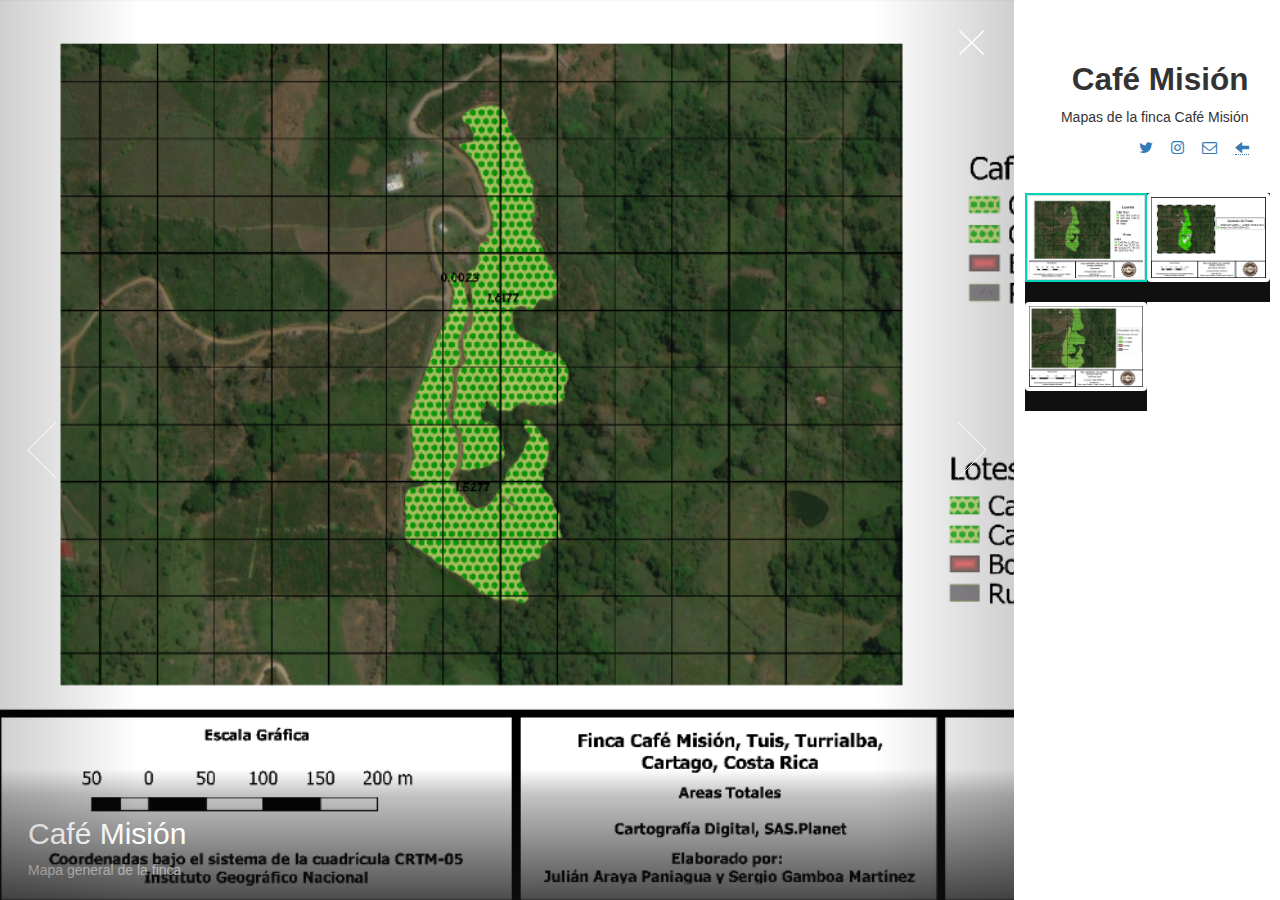
<file: AWA-APP/mapas/index.html>
<!DOCTYPE HTML>
<!--
	Lens by HTML5 UP
	html5up.net | @ajlkn
	Free for personal and commercial use under the CCA 3.0 license (html5up.net/license)
-->
<html>
	<head>
		<title>Mapas</title>
		<meta charset="utf-8" />
		<meta name="viewport" content="width=device-width, initial-scale=1" />
		<!--[if lte IE 8]><script src="assets/js/ie/html5shiv.js"></script><![endif]-->
		<link rel="stylesheet" href="assets/css/main.css" />
		<!--[if lte IE 8]><link rel="stylesheet" href="assets/css/ie8.css" /><![endif]-->
		<!--[if lte IE 9]><link rel="stylesheet" href="assets/css/ie9.css" /><![endif]-->
		<noscript><link rel="stylesheet" href="assets/css/noscript.css" /></noscript>
		<link rel="stylesheet" href="https://maxcdn.bootstrapcdn.com/bootstrap/3.3.7/css/bootstrap.min.css">
    <script src="https://ajax.googleapis.com/ajax/libs/jquery/3.2.1/jquery.min.js"></script>
    <script src="https://maxcdn.bootstrapcdn.com/bootstrap/3.3.7/js/bootstrap.min.js"></script>
	</head>
	<body class="is-loading-0 is-loading-1 is-loading-2">

		<!-- Main -->
			<div id="main">

				<!-- Header -->
					<header id="header">
						<h1>Café Misión</h1>
						<p>Mapas de la finca Café Misión</p>
						<ul class="icons">

							<li><a href="#" class="icon fa-twitter"><span class="label">Twitter</span></a></li>
							<li><a href="#" class="icon fa-instagram"><span class="label">Instagram</span></a></li>
							<li><a href="#" class="icon fa-envelope-o"><span class="label">Email</span></a></li>
							<li><a href="../asset-info/mapas.php" title="Volver" class="glyphicon glyphicon-arrow-left""></a></li>

						</ul>
					</header>

				<!-- Thumbnail -->
					<section id="thumbnails">
						<article>
							<a class="thumbnail" href="images/fulls/01.JPG" data-position="left center"><img src="images/thumbs/01.JPG" alt="" /></a>
							<h2>Café Misión</h2>
							<p>Mapa general de la finca</p>
						</article>
						<article>
							<a class="thumbnail" href="images/fulls/02.PNG" data-position="left center"><img src="images/thumbs/02.PNG" alt="" /></a>
							<h2>Café Misión</h2>
							<p>Area Bruta</p>
						</article>
						<article>
							<a class="thumbnail" href="images/fulls/04.PNG" data-position="left center"><img src="images/thumbs/04.PNG" alt="" /></a>
							<h2>Café Misión</h2>
							<p>Lotes Misión</p>
						</article>

					</section>

				

			</div>

		<!-- Scripts -->
			<script src="assets/js/jquery.min.js"></script>
			<script src="assets/js/skel.min.js"></script>
			<!--[if lte IE 8]><script src="assets/js/ie/respond.min.js"></script><![endif]-->
			<script src="assets/js/main.js"></script>

	</body>
</html>
</file>
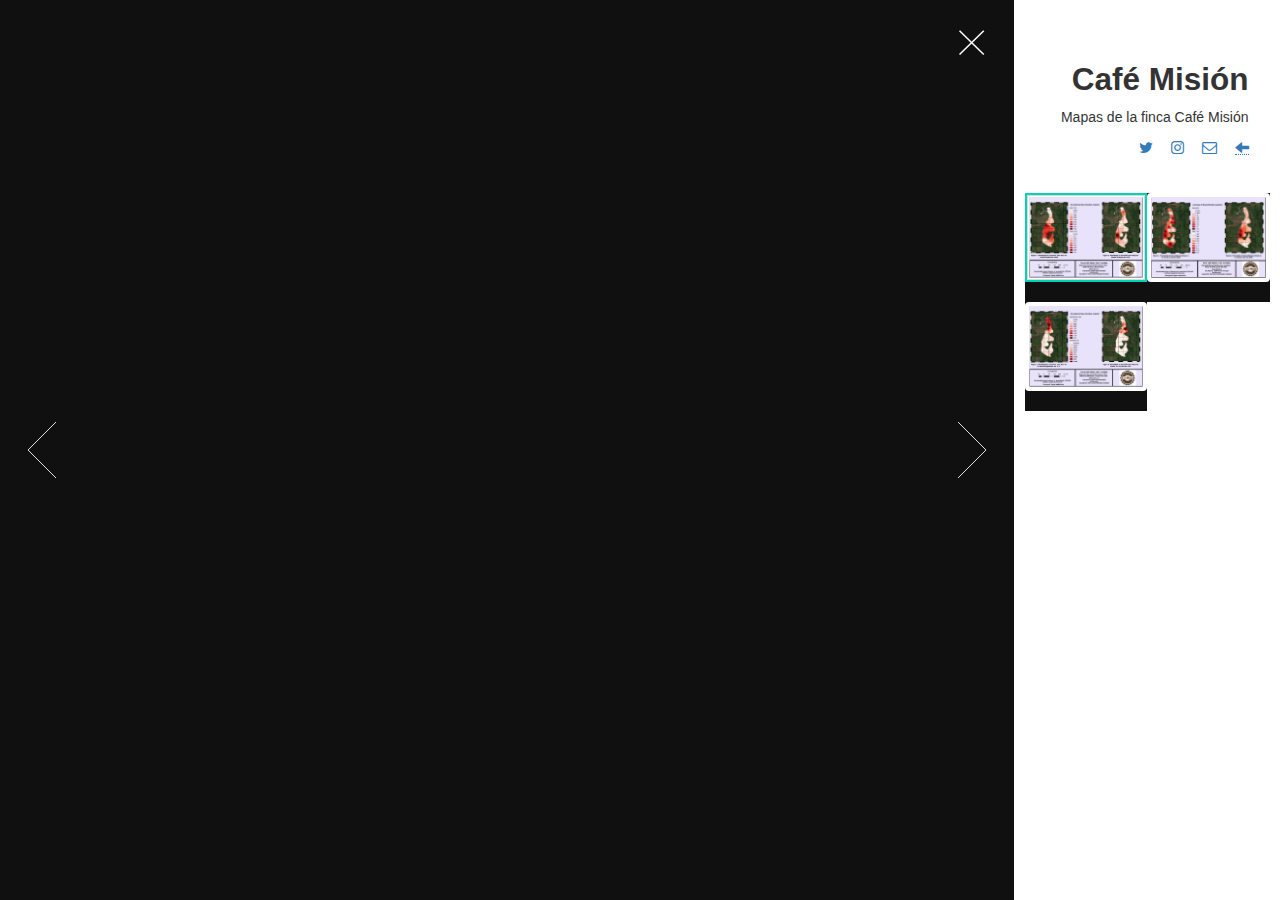
<file: AWA-APP/mapas/index-2.html>
<!DOCTYPE HTML>
<!--
	Lens by HTML5 UP
	html5up.net | @ajlkn
	Free for personal and commercial use under the CCA 3.0 license (html5up.net/license)
-->
<html>
	<head>
		<title>Mapas</title>
		<meta charset="utf-8" />
		<meta name="viewport" content="width=device-width, initial-scale=1" />
		<!--[if lte IE 8]><script src="assets/js/ie/html5shiv.js"></script><![endif]-->
		<link rel="stylesheet" href="assets/css/main.css" />
		<!--[if lte IE 8]><link rel="stylesheet" href="assets/css/ie8.css" /><![endif]-->
		<!--[if lte IE 9]><link rel="stylesheet" href="assets/css/ie9.css" /><![endif]-->
		<noscript><link rel="stylesheet" href="assets/css/noscript.css" /></noscript>
		<link rel="stylesheet" href="https://maxcdn.bootstrapcdn.com/bootstrap/3.3.7/css/bootstrap.min.css">
    <script src="https://ajax.googleapis.com/ajax/libs/jquery/3.2.1/jquery.min.js"></script>
    <script src="https://maxcdn.bootstrapcdn.com/bootstrap/3.3.7/js/bootstrap.min.js"></script>
	</head>
	<body class="is-loading-0 is-loading-1 is-loading-2">

		<!-- Main -->
			<div id="main">

				<!-- Header -->
					<header id="header">
						<h1>Café Misión</h1>
						<p>Mapas de la finca Café Misión</p>
						<ul class="icons">

							<li><a href="#" class="icon fa-twitter"><span class="label">Twitter</span></a></li>
							<li><a href="#" class="icon fa-instagram"><span class="label">Instagram</span></a></li>
							<li><a href="#" class="icon fa-envelope-o"><span class="label">Email</span></a></li>
							<li><a href="../asset-info/mapas.php" title="Volver" class="glyphicon glyphicon-arrow-left""></a></li>

						</ul>
					</header>

				<!-- Thumbnail -->
					<section id="thumbnails">
						<article>
							<a class="thumbnail" href="images/fulls/sev_roya_abr_may_2018.JPG" data-position="left center"><img src="images/thumbs/sev_roya_abr_may_2018.JPG" alt="" /></a>
							<h2>Café Misión</h2>
							<p>Severidad Roya 2018 </p>
						</article>
						<article>
							<a class="thumbnail" href="images/fulls/sev_roya_jun_jul_2018.JPG" data-position="left center"><img src="images/thumbs/sev_roya_jun_jul_2018.JPG" alt="" /></a>
							<h2>Café Misión</h2>
							<p>Severidad Roya 2018</p>
						</article>
						<article>
							<a class="thumbnail" href="images/fulls/sev_roya_sep_oct_2018.JPG" data-position="left center"><img src="images/thumbs/sev_roya_sep_oct_2018.JPG" alt="" /></a>
							<h2>Café Misión</h2>
							<p>Severidad Roya 2018</p>
						</article>
					

					</section>

				

			</div>

		<!-- Scripts -->
			<script src="assets/js/jquery.min.js"></script>
			<script src="assets/js/skel.min.js"></script>
			<!--[if lte IE 8]><script src="assets/js/ie/respond.min.js"></script><![endif]-->
			<script src="assets/js/main.js"></script>

	</body>
</html>
</file>
<file: AWA-APP/mapas/assets/css/ie8.css>
/*
	Lens by HTML5 UP
	html5up.net | @ajlkn
	Free for personal and commercial use under the CCA 3.0 license (html5up.net/license)
*/

/* Viewer */

	#viewer {
		width: 100%;
	}
</file>
<file: AWA-APP/mapas/assets/css/ie9.css>
/*
	Lens by HTML5 UP
	html5up.net | @ajlkn
	Free for personal and commercial use under the CCA 3.0 license (html5up.net/license)
*/

/* Thumbnails */

	#thumbnails:after {
		content: '';
		display: block;
		clear: both;
	}

	#thumbnails article {
		float: left;
	}

/* Viewer */

	#viewer .inner {
		box-shadow: inset 0 0 9em 2em rgba(16, 16, 16, 0.2);
	}

		#viewer .inner:before {
			display: none;
		}

	#viewer .slide .caption {
		background-color: rgba(16, 16, 16, 0.5);
	}
</file>
<file: AWA-APP/mapas/assets/css/noscript.css>
/*
	Lens by HTML5 UP
	html5up.net | @ajlkn
	Free for personal and commercial use under the CCA 3.0 license (html5up.net/license)
*/

/* Main */

	#main {
		opacity: 1 !important;
		right: 0 !important;
	}

	body:before {
		content: 'Javascript is disabled :(';
		display: block;
		position: absolute;
		top: 50%;
		width: calc(100% - 22.5em * 0.333333333);
		height: 4em;
		margin-top: -2em;
		color: #272727;
		cursor: default;
		font-size: 3em;
		line-height: 4em;
		text-align: center;
		white-space: nowrap;
		left: 0;
	}
</file>
<file: AWA-APP/mapas/assets/css/main.css>
@import url(font-awesome.min.css);
@import url("https://fonts.googleapis.com/css?family=Roboto:400,700");

/*
	Lens by HTML5 UP
	html5up.net | @ajlkn
	Free for personal and commercial use under the CCA 3.0 license (html5up.net/license)
*/

/* Reset */

	html, body, div, span, applet, object, iframe, h1, h2, h3, h4, h5, h6, p, blockquote, pre, a, abbr, acronym, address, big, cite, code, del, dfn, em, img, ins, kbd, q, s, samp, small, strike, strong, sub, sup, tt, var, b, u, i, center, dl, dt, dd, ol, ul, li, fieldset, form, label, legend, table, caption, tbody, tfoot, thead, tr, th, td, article, aside, canvas, details, embed, figure, figcaption, footer, header, hgroup, menu, nav, output, ruby, section, summary, time, mark, audio, video {
		margin: 0;
		padding: 0;
		border: 0;
		font-size: 100%;
		font: inherit;
		vertical-align: baseline;
	}

	article, aside, details, figcaption, figure, footer, header, hgroup, menu, nav, section {
		display: block;
	}

	body {
		line-height: 1;
	}

	ol, ul {
		list-style: none;
	}

	blockquote, q {
		quotes: none;
	}

	blockquote:before, blockquote:after, q:before, q:after {
		content: '';
		content: none;
	}

	table {
		border-collapse: collapse;
		border-spacing: 0;
	}

	body {
		-webkit-text-size-adjust: none;
	}

/* Box Model */

	*, *:before, *:after {
		-moz-box-sizing: border-box;
		-webkit-box-sizing: border-box;
		box-sizing: border-box;
	}

/* Basic */

	/*
		@-ms-viewport {
			width: device-width;
		}

	*/

	@media screen and (max-width: 480px) {

		html, body {
			min-width: 320px;
		}

	}

	body.is-loading-0 *, body.is-loading-0 *:before, body.is-loading-0 *:after {
		-moz-animation: none !important;
		-webkit-animation: none !important;
		-ms-animation: none !important;
		animation: none !important;
		-moz-transition: none !important;
		-webkit-transition: none !important;
		-ms-transition: none !important;
		transition: none !important;
	}

	html, body {
		background-color: #101010;
		overflow: hidden;
	}

/* Type */

	html {
		font-size: 16pt;
	}

		@media screen and (max-width: 1680px) {

			html {
				font-size: 12pt;
			}

		}

		@media screen and (max-width: 1280px) {

			html {
				font-size: 11pt;
			}

		}

	body {
		background-color: #fff;
		color: #aaa;
	}

	body, input, select, textarea {
		font-family: "Roboto", Helvetica, sans-serif;
		font-weight: 400;
		line-height: 1.65;
		font-size: 1em;
		color: #aaa;
	}

	a {
		-moz-transition: color 0.25s ease, border-bottom-color 0.25s ease;
		-webkit-transition: color 0.25s ease, border-bottom-color 0.25s ease;
		-ms-transition: color 0.25s ease, border-bottom-color 0.25s ease;
		transition: color 0.25s ease, border-bottom-color 0.25s ease;
		border-bottom: dotted 1px;
		color: inherit;
		text-decoration: none;
	}

		a:hover {
			border-bottom-color: transparent;
			color: #00D3B7;
		}

	strong, b {
		font-weight: 400;
		color: #555;
	}

	em, i {
		font-style: italic;
	}

	p {
		margin: 0 0 1.25em 0;
	}

	h1, h2, h3, h4, h5, h6 {
		font-weight: 400;
		line-height: 1.25;
		margin: 0 0 0.5em 0;
		color: #555;
	}

		h1 a, h2 a, h3 a, h4 a, h5 a, h6 a {
			color: inherit;
			text-decoration: none;
		}

	h2 {
		font-size: 1.25em;
	}

	h3 {
		font-size: 1em;
	}

	h4 {
		font-size: 0.9em;
	}

	h5 {
		font-size: 0.8em;
	}

	h6 {
		font-size: 0.7em;
	}

	sub {
		font-size: 0.8em;
		position: relative;
		top: 0.5em;
	}

	sup {
		font-size: 0.8em;
		position: relative;
		top: -0.5em;
	}

	blockquote {
		border-left: solid 4px #ccc;
		font-style: italic;
		margin: 0 0 1.25em 0;
		padding: 0.3125em 0 0.3125em 1.25em;
	}

	code {
		border-radius: 4px;
		border: solid 1px;
		font-family: "Courier New", monospace;
		font-size: 0.9em;
		margin: 0 0.25em;
		padding: 0.25em 0.65em;
		border-color: #ccc;
	}

	pre {
		-webkit-overflow-scrolling: touch;
		font-family: "Courier New", monospace;
		font-size: 0.9em;
		margin: 0 0 1.25em 0;
	}

		pre code {
			display: block;
			padding: 1em 1.5em;
			overflow-x: auto;
		}

	hr {
		border: 0;
		border-bottom: solid 1px #ccc;
		margin: 1.25em 0;
	}

		hr.major {
			margin: 1.875em 0;
		}

	.align-left {
		text-align: left;
	}

	.align-center {
		text-align: center;
	}

	.align-right {
		text-align: right;
	}

/* Button */

	input[type="submit"],
	input[type="reset"],
	input[type="button"],
	button,
	.button {
		-moz-appearance: none;
		-webkit-appearance: none;
		-ms-appearance: none;
		appearance: none;
		-moz-transition: background-color 0.25s ease-in-out, border-color 0.25s ease-in-out, color 0.25s ease-in-out;
		-webkit-transition: background-color 0.25s ease-in-out, border-color 0.25s ease-in-out, color 0.25s ease-in-out;
		-ms-transition: background-color 0.25s ease-in-out, border-color 0.25s ease-in-out, color 0.25s ease-in-out;
		transition: background-color 0.25s ease-in-out, border-color 0.25s ease-in-out, color 0.25s ease-in-out;
		background-color: transparent;
		border-radius: 4px;
		border: solid 1px #ccc;
		color: #555;
		cursor: pointer;
		display: inline-block;
		line-height: 1;
		padding: 0.75em 1.5em;
		text-align: center;
		text-decoration: none;
		white-space: nowrap;
	}

		input[type="submit"]:hover,
		input[type="reset"]:hover,
		input[type="button"]:hover,
		button:hover,
		.button:hover {
			border-color: #00D3B7;
			color: #00D3B7;
		}

			input[type="submit"]:hover:active,
			input[type="reset"]:hover:active,
			input[type="button"]:hover:active,
			button:hover:active,
			.button:hover:active {
				background-color: rgba(0, 211, 183, 0.15);
			}

		input[type="submit"].icon,
		input[type="reset"].icon,
		input[type="button"].icon,
		button.icon,
		.button.icon {
			padding-left: 1.35em;
		}

			input[type="submit"].icon:before,
			input[type="reset"].icon:before,
			input[type="button"].icon:before,
			button.icon:before,
			.button.icon:before {
				margin-right: 0.5em;
			}

		input[type="submit"].fit,
		input[type="reset"].fit,
		input[type="button"].fit,
		button.fit,
		.button.fit {
			display: block;
			margin: 0 0 0.625em 0;
			width: 100%;
		}

		input[type="submit"].small,
		input[type="reset"].small,
		input[type="button"].small,
		button.small,
		.button.small {
			font-size: 0.8em;
		}

		input[type="submit"].big,
		input[type="reset"].big,
		input[type="button"].big,
		button.big,
		.button.big {
			font-size: 1.35em;
		}

		input[type="submit"].disabled, input[type="submit"]:disabled,
		input[type="reset"].disabled,
		input[type="reset"]:disabled,
		input[type="button"].disabled,
		input[type="button"]:disabled,
		button.disabled,
		button:disabled,
		.button.disabled,
		.button:disabled {
			-moz-pointer-events: none;
			-webkit-pointer-events: none;
			-ms-pointer-events: none;
			pointer-events: none;
			opacity: 0.25;
		}

/* Form */

	form {
		margin: 0 0 1.25em 0;
	}

	label {
		color: #555;
		display: block;
		font-size: 0.9em;
		font-weight: 400;
		margin: 0 0 0.625em 0;
	}

	input[type="text"],
	input[type="password"],
	input[type="email"],
	select,
	textarea {
		-moz-appearance: none;
		-webkit-appearance: none;
		-ms-appearance: none;
		appearance: none;
		background-color: transparent;
		border-radius: 4px;
		border: solid 1px #ccc;
		color: inherit;
		display: block;
		outline: 0;
		padding: 0 0.75em;
		text-decoration: none;
		width: 100%;
	}

		input[type="text"]:invalid,
		input[type="password"]:invalid,
		input[type="email"]:invalid,
		select:invalid,
		textarea:invalid {
			box-shadow: none;
		}

		input[type="text"]:focus,
		input[type="password"]:focus,
		input[type="email"]:focus,
		select:focus,
		textarea:focus {
			border-color: #00D3B7;
		}

	.select-wrapper {
		text-decoration: none;
		display: block;
		position: relative;
	}

		.select-wrapper:before {
			-moz-osx-font-smoothing: grayscale;
			-webkit-font-smoothing: antialiased;
			font-family: FontAwesome;
			font-style: normal;
			font-weight: normal;
			text-transform: none !important;
		}

		.select-wrapper:before {
			color: #ccc;
			content: '\f107';
			display: block;
			height: 2.75em;
			line-height: 2.75em;
			pointer-events: none;
			position: absolute;
			right: 0;
			text-align: center;
			top: 0;
			width: 2.75em;
		}

		.select-wrapper select::-ms-expand {
			display: none;
		}

	input[type="text"],
	input[type="password"],
	input[type="email"],
	select {
		height: 2.75em;
	}

	textarea {
		padding: 0.75em 1em;
	}

	input[type="checkbox"],
	input[type="radio"] {
		-moz-appearance: none;
		-webkit-appearance: none;
		-ms-appearance: none;
		appearance: none;
		display: block;
		float: left;
		margin-right: -2em;
		opacity: 0;
		width: 1em;
		z-index: -1;
	}

		input[type="checkbox"] + label,
		input[type="radio"] + label {
			text-decoration: none;
			color: #aaa;
			cursor: pointer;
			display: inline-block;
			font-size: 1em;
			font-weight: 400;
			margin: 0;
			padding-left: 2.4em;
			padding-right: 0.75em;
			position: relative;
		}

			input[type="checkbox"] + label:before,
			input[type="radio"] + label:before {
				-moz-osx-font-smoothing: grayscale;
				-webkit-font-smoothing: antialiased;
				font-family: FontAwesome;
				font-style: normal;
				font-weight: normal;
				text-transform: none !important;
			}

			input[type="checkbox"] + label:before,
			input[type="radio"] + label:before {
				background: transparent;
				border-radius: 4px;
				border: solid 1px #ccc;
				content: '';
				display: inline-block;
				height: 1.65em;
				left: 0;
				line-height: 1.58125em;
				position: absolute;
				text-align: center;
				top: 0;
				width: 1.65em;
			}

		input[type="checkbox"]:checked + label:before,
		input[type="radio"]:checked + label:before {
			background-color: #555;
			border-color: #555;
			color: #fff;
			content: '\f00c';
		}

		input[type="checkbox"]:focus + label:before,
		input[type="radio"]:focus + label:before {
			border-color: #00D3B7;
		}

	input[type="checkbox"] + label:before {
		border-radius: 4px;
	}

	input[type="radio"] + label:before {
		border-radius: 100%;
	}

	::-webkit-input-placeholder {
		opacity: 1.0;
		color: #ccc !important;
	}

	:-moz-placeholder {
		opacity: 1.0;
		color: #ccc !important;
	}

	::-moz-placeholder {
		opacity: 1.0;
		color: #ccc !important;
	}

	:-ms-input-placeholder {
		opacity: 1.0;
		color: #ccc !important;
	}

	.formerize-placeholder {
		opacity: 1.0;
		color: #ccc !important;
	}

	.field {
		margin: 0 0 1.25em 0;
	}

/* Icon */

	.icon {
		text-decoration: none;
		border-bottom: none;
		position: relative;
	}

		.icon:before {
			-moz-osx-font-smoothing: grayscale;
			-webkit-font-smoothing: antialiased;
			font-family: FontAwesome;
			font-style: normal;
			font-weight: normal;
			text-transform: none !important;
		}

		.icon > .label {
			display: none;
		}

/* List */

	ol {
		list-style: decimal;
		margin: 0 0 1.25em 0;
		padding-left: 1.25em;
	}

		ol li {
			padding-left: 0.25em;
		}

	ul {
		list-style: disc;
		margin: 0 0 1.25em 0;
		padding-left: 1em;
	}

		ul li {
			padding-left: 0.5em;
		}

		ul.alt {
			list-style: none;
			padding-left: 0;
		}

			ul.alt li {
				border-top: solid 1px #ccc;
				padding: 0.5em 0;
			}

				ul.alt li:first-child {
					border-top: 0;
					padding-top: 0;
				}

		ul.icons {
			cursor: default;
			list-style: none;
			padding-left: 0;
		}

			ul.icons li {
				display: inline-block;
				padding: 0 1em 0 0;
			}

				ul.icons li:last-child {
					padding-right: 0;
				}

				ul.icons li .icon:before {
					font-size: 1.5rem;
				}

		ul.actions {
			cursor: default;
			list-style: none;
			padding-left: 0;
		}

			ul.actions li {
				display: inline-block;
				padding: 0 0.625em 0 0;
				vertical-align: middle;
			}

				ul.actions li:last-child {
					padding-right: 0;
				}

			ul.actions.small li {
				padding: 0 0.3125em 0 0;
			}

			ul.actions.vertical li {
				display: block;
				padding: 0.625em 0 0 0;
			}

				ul.actions.vertical li:first-child {
					padding-top: 0;
				}

				ul.actions.vertical li > * {
					margin-bottom: 0;
				}

			ul.actions.vertical.small li {
				padding: 0.3125em 0 0 0;
			}

				ul.actions.vertical.small li:first-child {
					padding-top: 0;
				}

			ul.actions.fit {
				display: table;
				margin-left: -0.625em;
				padding: 0;
				table-layout: fixed;
				width: calc(100% + 0.625em);
			}

				ul.actions.fit li {
					display: table-cell;
					padding: 0 0 0 0.625em;
				}

					ul.actions.fit li > * {
						margin-bottom: 0;
					}

				ul.actions.fit.small {
					margin-left: -0.3125em;
					width: calc(100% + 0.3125em);
				}

					ul.actions.fit.small li {
						padding: 0 0 0 0.3125em;
					}

	dl {
		margin: 0 0 1.25em 0;
	}

		dl dt {
			display: block;
			font-weight: 400;
			margin: 0 0 0.625em 0;
		}

		dl dd {
			margin-left: 1.25em;
		}

/* Main */

	#main {
		-moz-transition: opacity 0.75s ease, right 0.75s ease, left 0.75s ease, visibility 0.75s;
		-webkit-transition: opacity 0.75s ease, right 0.75s ease, left 0.75s ease, visibility 0.75s;
		-ms-transition: opacity 0.75s ease, right 0.75s ease, left 0.75s ease, visibility 0.75s;
		transition: opacity 0.75s ease, right 0.75s ease, left 0.75s ease, visibility 0.75s;
		-webkit-overflow-scrolling: touch;
		position: fixed;
		top: 0;
		width: 22.5em;
		height: 100%;
		background: #fff;
		outline: 0;
		overflow-x: hidden;
		overflow-y: auto;
		text-align: right;
		visibility: visible;
		z-index: 10000;
		right: 0;
	}

		#main .toggle {
			-webkit-tap-highlight-color: transparent;
			position: absolute;
			top: 0;
			width: 4em;
			height: 4em;
			background-image: url("images/close-small-alt.svg");
			background-repeat: no-repeat;
			background-size: 32px 32px;
			cursor: pointer;
			display: none;
			z-index: 1;
			background-position: 0.5em 0.5em;
			left: 0;
		}

		body.fullscreen #main {
			visibility: hidden;
			right: -22.5em;
		}

		body.is-loading-1 #main {
			opacity: 0;
			right: -2em;
		}

		@media screen and (max-width: 1280px) {

			#main {
				width: 19em;
			}

				body.fullscreen #main {
					right: -19em;
				}

		}

		@media screen and (max-width: 980px) {

			#main {
				background: rgba(255, 255, 255, 0.925);
			}

				#main .toggle {
					display: block;
				}

		}

		@media screen and (max-width: 480px) {

			#main {
				-moz-transition: opacity 0.5s ease, visibility 0.5s;
				-webkit-transition: opacity 0.5s ease, visibility 0.5s;
				-ms-transition: opacity 0.5s ease, visibility 0.5s;
				transition: opacity 0.5s ease, visibility 0.5s;
				width: 100%;
				background: #fff;
				text-align: center;
			}

				body.is-loading-1 #main {
					left: auto !important;
					right: auto !important;
				}

				body.fullscreen #main {
					left: auto !important;
					right: auto !important;
					opacity: 0;
				}

				#main .toggle {
					display: none;
				}

		}

/* Header */

	#header {
		padding: 3em 2.25em 1.75em 2.25em ;
	}

		#header h1 {
			font-size: 2.25em;
			font-weight: 700;
		}

/* Footer */

	#footer {
		padding: 2.25em 2.25em 1em 2.25em ;
	}

		#footer .copyright {
			list-style: none;
			padding: 0;
		}

			#footer .copyright li {
				display: inline-block;
				font-size: 0.8em;
				margin-left: 0.35em;
				padding: 0;
			}

				#footer .copyright li:first-child {
					margin-left: 0;
				}

/* Thumbnails */

	#thumbnails {
		display: -moz-flex;
		display: -webkit-flex;
		display: -ms-flex;
		display: flex;
		-moz-flex-wrap: wrap;
		-webkit-flex-wrap: wrap;
		-ms-flex-wrap: wrap;
		flex-wrap: wrap;
		padding: 0 0.75em;
	}

		#thumbnails article {
			position: relative;
			width: 50%;
			background: #101010;
			outline: 0;
		}

			#thumbnails article .thumbnail {
				-webkit-tap-highlight-color: transparent;
				display: block;
				position: relative;
				border: 0;
				outline: 0;
			}

				#thumbnails article .thumbnail img {
					display: block;
					width: 100%;
				}

				#thumbnails article .thumbnail:before {
					-moz-pointer-events: none;
					-webkit-pointer-events: none;
					-ms-pointer-events: none;
					pointer-events: none;
					-moz-transition: opacity 0.25s ease;
					-webkit-transition: opacity 0.25s ease;
					-ms-transition: opacity 0.25s ease;
					transition: opacity 0.25s ease;
					content: '';
					position: absolute;
					left: 0;
					top: 0;
					width: 100%;
					height: 100%;
					box-shadow: inset 0 0 0 2px #00D3B7, inset 0 0 0px 3px rgba(0, 0, 0, 0.15);
					opacity: 0;
					z-index: 1;
				}

				#thumbnails article .thumbnail:focus:before {
					opacity: 0.5;
				}

			#thumbnails article h2, #thumbnails article p {
				display: none;
			}

			#thumbnails article.active .thumbnail:before {
				opacity: 1;
			}

		@media screen and (max-width: 480px) {

			#thumbnails article .thumbnail:before {
				display: none;
			}

		}

/* Viewer */

	@-moz-keyframes spinner {
		0% {
			-moz-transform: rotate(0deg);
			-webkit-transform: rotate(0deg);
			-ms-transform: rotate(0deg);
			transform: rotate(0deg);
		}

		100% {
			-moz-transform: rotate(360deg);
			-webkit-transform: rotate(360deg);
			-ms-transform: rotate(360deg);
			transform: rotate(360deg);
		}
	}

	@-webkit-keyframes spinner {
		0% {
			-moz-transform: rotate(0deg);
			-webkit-transform: rotate(0deg);
			-ms-transform: rotate(0deg);
			transform: rotate(0deg);
		}

		100% {
			-moz-transform: rotate(360deg);
			-webkit-transform: rotate(360deg);
			-ms-transform: rotate(360deg);
			transform: rotate(360deg);
		}
	}

	@-ms-keyframes spinner {
		0% {
			-moz-transform: rotate(0deg);
			-webkit-transform: rotate(0deg);
			-ms-transform: rotate(0deg);
			transform: rotate(0deg);
		}

		100% {
			-moz-transform: rotate(360deg);
			-webkit-transform: rotate(360deg);
			-ms-transform: rotate(360deg);
			transform: rotate(360deg);
		}
	}

	@keyframes spinner {
		0% {
			-moz-transform: rotate(0deg);
			-webkit-transform: rotate(0deg);
			-ms-transform: rotate(0deg);
			transform: rotate(0deg);
		}

		100% {
			-moz-transform: rotate(360deg);
			-webkit-transform: rotate(360deg);
			-ms-transform: rotate(360deg);
			transform: rotate(360deg);
		}
	}

	#viewer {
		-moz-transition: opacity 0.75s ease, width 0.75s ease;
		-webkit-transition: opacity 0.75s ease, width 0.75s ease;
		-ms-transition: opacity 0.75s ease, width 0.75s ease;
		transition: opacity 0.75s ease, width 0.75s ease;
		position: absolute;
		top: 0;
		width: calc(100% - 22.5em);
		height: 100%;
		left: 0;
	}

		#viewer .inner {
			-moz-pointer-events: none;
			-webkit-pointer-events: none;
			-ms-pointer-events: none;
			pointer-events: none;
			position: absolute;
			top: 0;
			left: 0;
			width: 100%;
			height: 100%;
			z-index: 2;
		}

			#viewer .inner > * {
				-moz-pointer-events: auto;
				-webkit-pointer-events: auto;
				-ms-pointer-events: auto;
				pointer-events: auto;
			}

			#viewer .inner:before {
				background-image: -moz-linear-gradient(left, rgba(16,16,16,0.2), rgba(16,16,16,0) 10em, rgba(16,16,16,0)), -moz-linear-gradient(right, rgba(16,16,16,0.2), rgba(16,16,16,0) 10em, rgba(16,16,16,0));
				background-image: -webkit-linear-gradient(left, rgba(16,16,16,0.2), rgba(16,16,16,0) 10em, rgba(16,16,16,0)), -webkit-linear-gradient(right, rgba(16,16,16,0.2), rgba(16,16,16,0) 10em, rgba(16,16,16,0));
				background-image: -ms-linear-gradient(left, rgba(16,16,16,0.2), rgba(16,16,16,0) 10em, rgba(16,16,16,0)), -ms-linear-gradient(right, rgba(16,16,16,0.2), rgba(16,16,16,0) 10em, rgba(16,16,16,0));
				background-image: linear-gradient(left, rgba(16,16,16,0.2), rgba(16,16,16,0) 10em, rgba(16,16,16,0)), linear-gradient(right, rgba(16,16,16,0.2), rgba(16,16,16,0) 10em, rgba(16,16,16,0));
				content: '';
				display: block;
				position: absolute;
				top: 0;
				left: 0;
				width: 100%;
				height: 100%;
			}

			#viewer .inner .toggle {
				-webkit-tap-highlight-color: transparent;
				position: absolute;
				top: 0;
				width: 4em;
				height: 4em;
				background-image: url("images/close.svg");
				background-repeat: no-repeat;
				background-size: 64px 64px;
				cursor: pointer;
				z-index: 1;
				right: 0;
				background-position: calc(100% - 0.75em) 0.75em;
			}

			#viewer .inner .nav-next,
			#viewer .inner .nav-previous {
				-webkit-tap-highlight-color: transparent;
				position: absolute;
				top: 50%;
				width: 6em;
				height: 6em;
				margin-top: -3em;
				background-image: url("images/arrow.svg");
				background-position: center;
				background-repeat: no-repeat;
				background-size: contain;
				cursor: pointer;
			}

			#viewer .inner .nav-previous {
				-moz-transform: scaleX(-1);
				-webkit-transform: scaleX(-1);
				-ms-transform: scaleX(-1);
				transform: scaleX(-1);
				left: 0;
			}

			#viewer .inner .nav-next {
				right: 0;
			}

		#viewer .slide {
			-moz-transition: opacity 0.5s ease-in-out;
			-webkit-transition: opacity 0.5s ease-in-out;
			-ms-transition: opacity 0.5s ease-in-out;
			transition: opacity 0.5s ease-in-out;
			position: absolute;
			top: 0;
			left: 0;
			width: 100%;
			height: 100%;
			opacity: 1;
			z-index: 1;
		}

			#viewer .slide .caption {
				background-image: -moz-linear-gradient(bottom, rgba(16,16,16,0.75), rgba(16,16,16,0.25) 80%, rgba(16,16,16,0));
				background-image: -webkit-linear-gradient(bottom, rgba(16,16,16,0.75), rgba(16,16,16,0.25) 80%, rgba(16,16,16,0));
				background-image: -ms-linear-gradient(bottom, rgba(16,16,16,0.75), rgba(16,16,16,0.25) 80%, rgba(16,16,16,0));
				background-image: linear-gradient(bottom, rgba(16,16,16,0.75), rgba(16,16,16,0.25) 80%, rgba(16,16,16,0));
				padding: 2em 2em 0.75em 2em ;
				position: absolute;
				bottom: 0;
				left: 0;
				width: 100%;
				color: rgba(255, 255, 255, 0.5);
				z-index: 1;
			}

				#viewer .slide .caption h2, #viewer .slide .caption h3, #viewer .slide .caption h4, #viewer .slide .caption h5, #viewer .slide .caption h6 {
					color: #fff;
				}

			#viewer .slide .image {
				-moz-transition: opacity 0.5s ease-in-out;
				-webkit-transition: opacity 0.5s ease-in-out;
				-ms-transition: opacity 0.5s ease-in-out;
				transition: opacity 0.5s ease-in-out;
				position: absolute;
				top: 0;
				left: 0;
				width: 100%;
				height: 100%;
				background-repeat: no-repeat;
				background-size: cover;
				opacity: 0;
			}

			#viewer .slide:before {
				-moz-animation: spinner 1s linear infinite;
				-webkit-animation: spinner 1s linear infinite;
				-ms-animation: spinner 1s linear infinite;
				animation: spinner 1s linear infinite;
				-moz-transition: opacity 0.5s ease-in-out;
				-webkit-transition: opacity 0.5s ease-in-out;
				-ms-transition: opacity 0.5s ease-in-out;
				transition: opacity 0.5s ease-in-out;
				content: '';
				display: block;
				position: absolute;
				top: 50%;
				left: 50%;
				width: 3em;
				height: 3em;
				background-image: url("images/spinner.svg");
				background-position: center;
				background-repeat: no-repeat;
				background-size: contain;
				margin: -1.5em 0 0 -1.5em;
				opacity: 0;
			}

			#viewer .slide.loading:before {
				opacity: 1;
			}

			#viewer .slide.active .image {
				opacity: 1;
			}

		body.fullscreen #viewer {
			width: 100%;
		}

			body.fullscreen #viewer .inner .toggle {
				background-image: url("images/open.svg");
			}

		body.is-loading-1 #viewer {
			opacity: 0;
		}

		body.is-loading-2 #viewer .slide {
			opacity: 0;
		}

		@media screen and (max-width: 1280px) {

			#viewer {
				width: calc(100% - 19em);
			}

		}

		@media screen and (max-width: 980px) {

			#viewer {
				width: 100%;
			}

				#viewer .inner .toggle {
					-moz-transition: opacity 0.75s ease;
					-webkit-transition: opacity 0.75s ease;
					-ms-transition: opacity 0.75s ease;
					transition: opacity 0.75s ease;
					background-image: url("images/open.svg");
					opacity: 0;
					right: 0;
				}

				body.fullscreen #viewer .inner .toggle {
					opacity: 1;
				}

		}

		@media screen and (max-width: 736px) {

			#viewer .inner .toggle {
				background-size: 32px 32px;
			}

			#viewer .inner .nav-next,
			#viewer .inner .nav-previous {
				background-image: url("images/arrow-small.svg");
				background-size: 32px 32px;
			}

			body.fullscreen #viewer .inner .toggle {
				background-image: url("images/open-small.svg");
			}

		}

		@media screen and (max-width: 480px) {

			#viewer {
				-moz-transition: opacity 0.5s ease;
				-webkit-transition: opacity 0.5s ease;
				-ms-transition: opacity 0.5s ease;
				transition: opacity 0.5s ease;
				-moz-transition-delay: 0s;
				-webkit-transition-delay: 0s;
				-ms-transition-delay: 0s;
				transition-delay: 0s;
				opacity: 0;
			}

				#viewer .inner .toggle {
					background-image: url("images/close-small.svg") !important;
					background-size: 32px 32px;
				}

				body.fullscreen #viewer {
					-moz-transition-delay: 0.5s;
					-webkit-transition-delay: 0.5s;
					-ms-transition-delay: 0.5s;
					transition-delay: 0.5s;
					opacity: 1;
				}

		}
</file>
